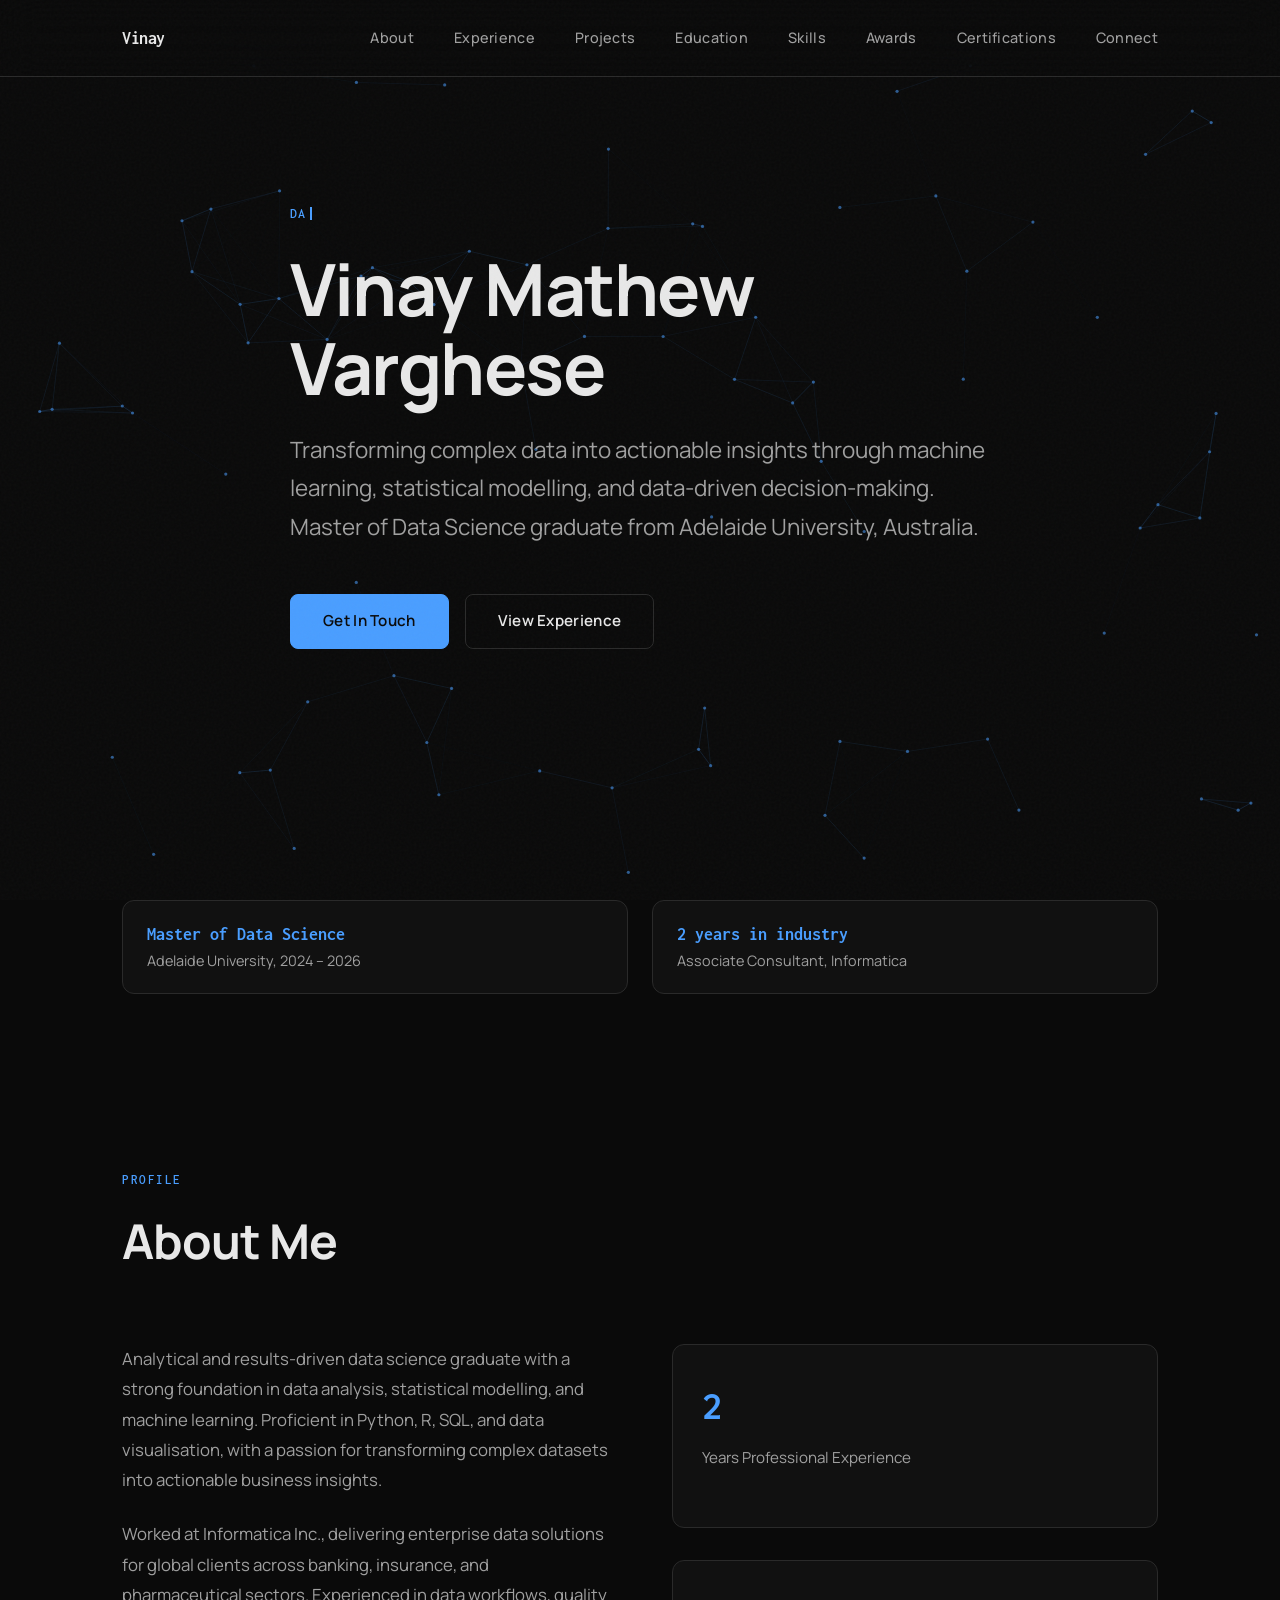
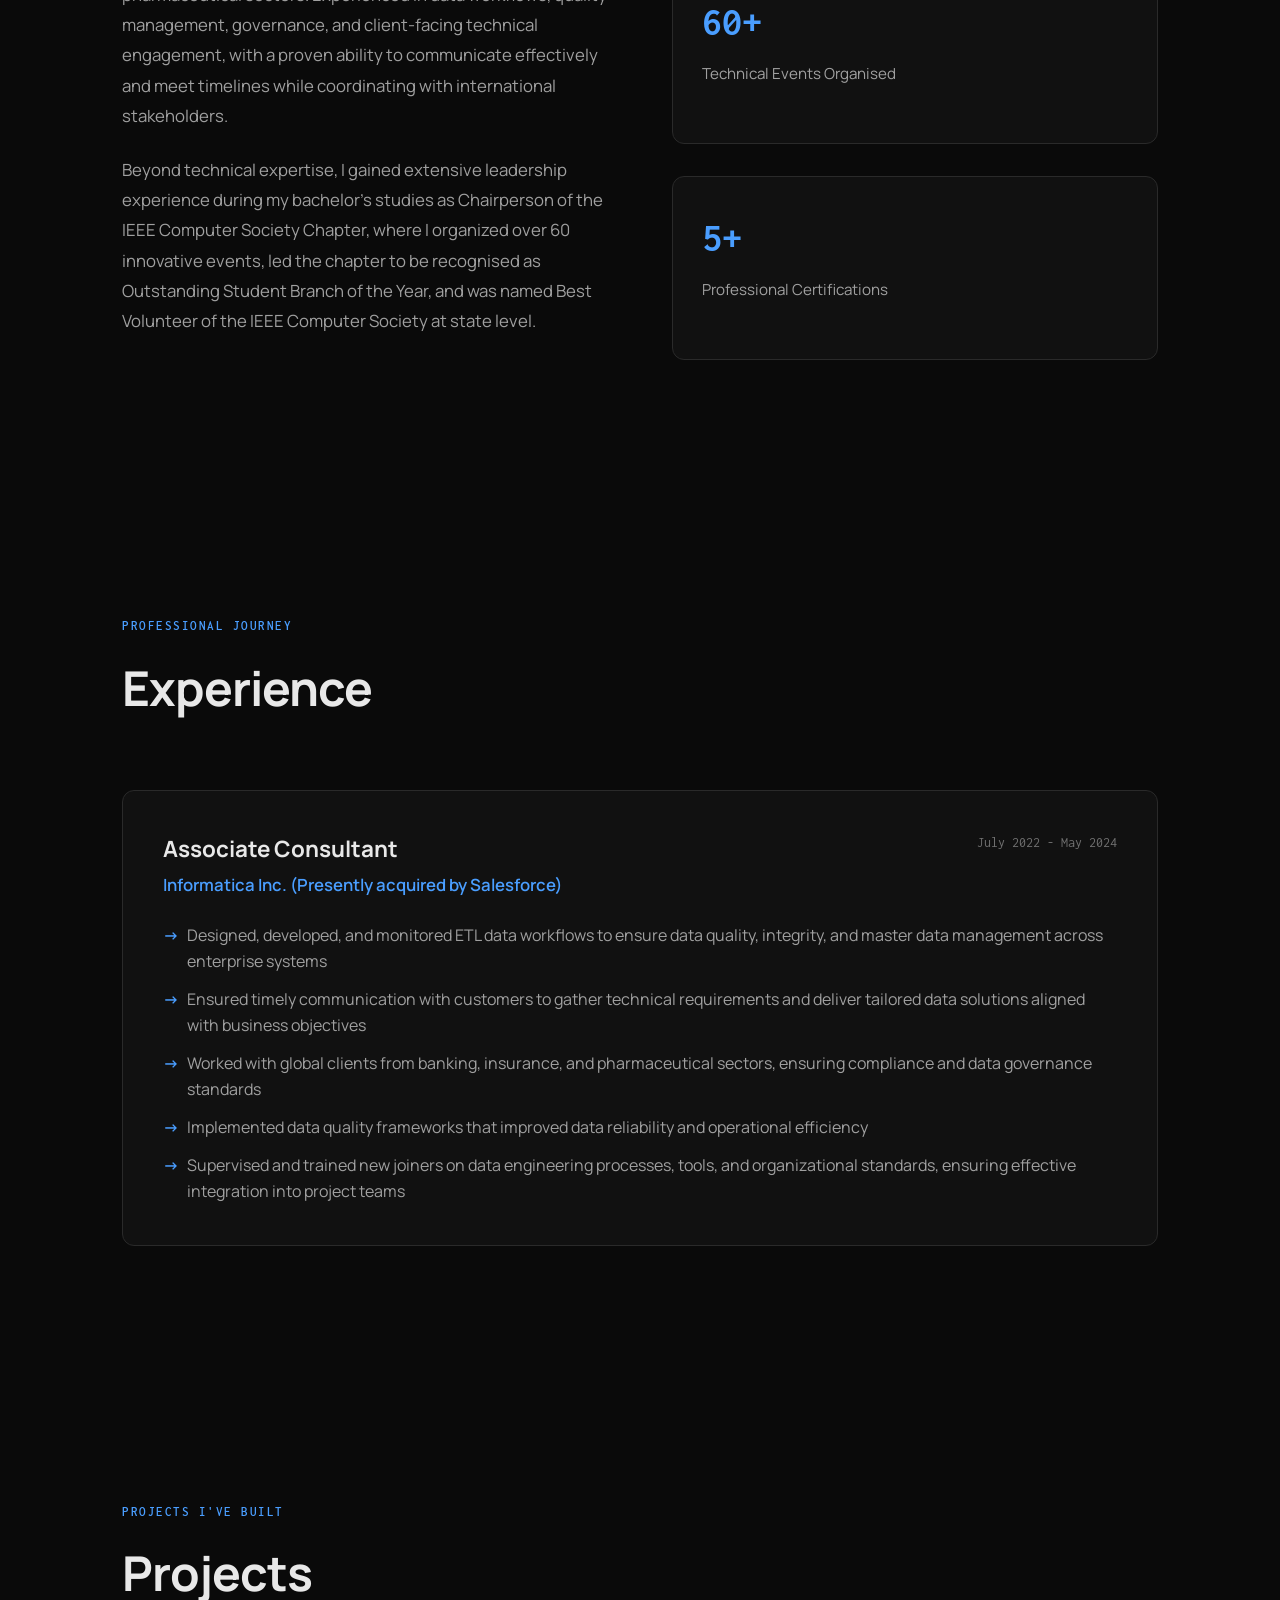
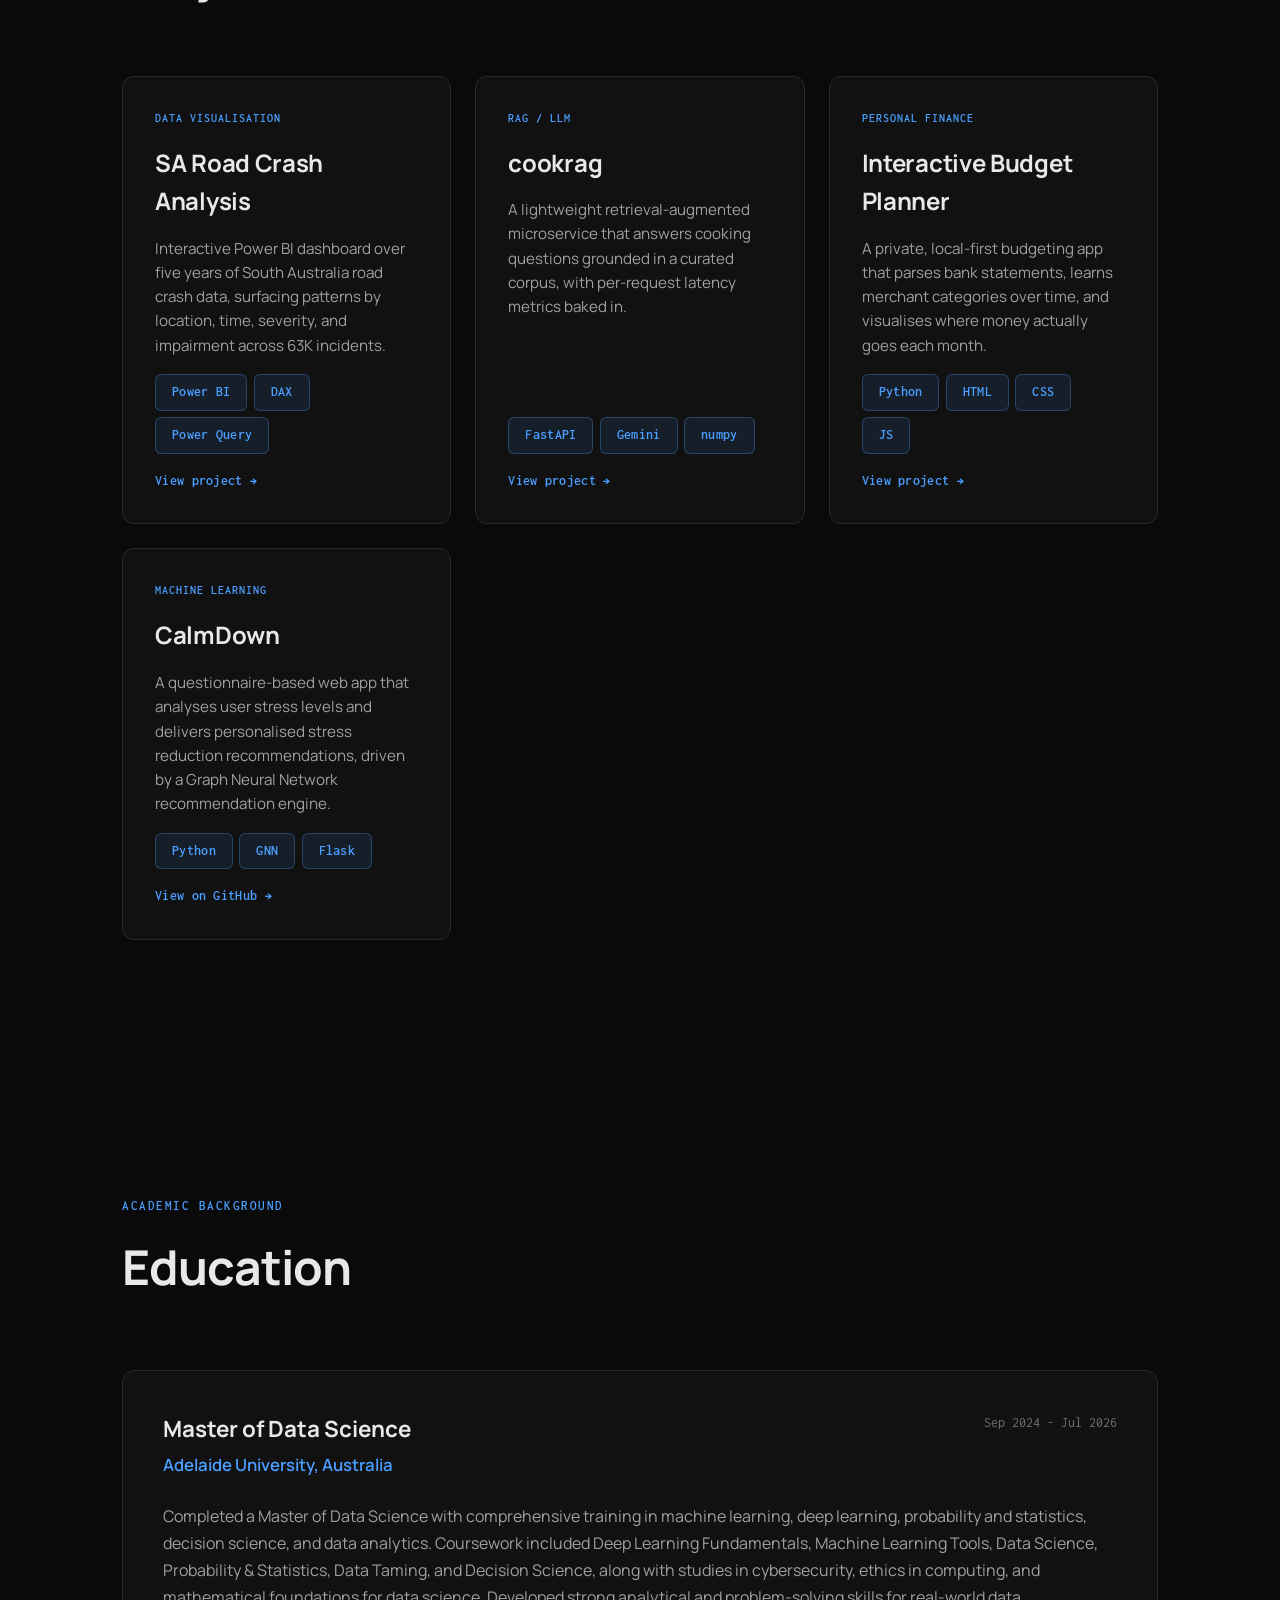
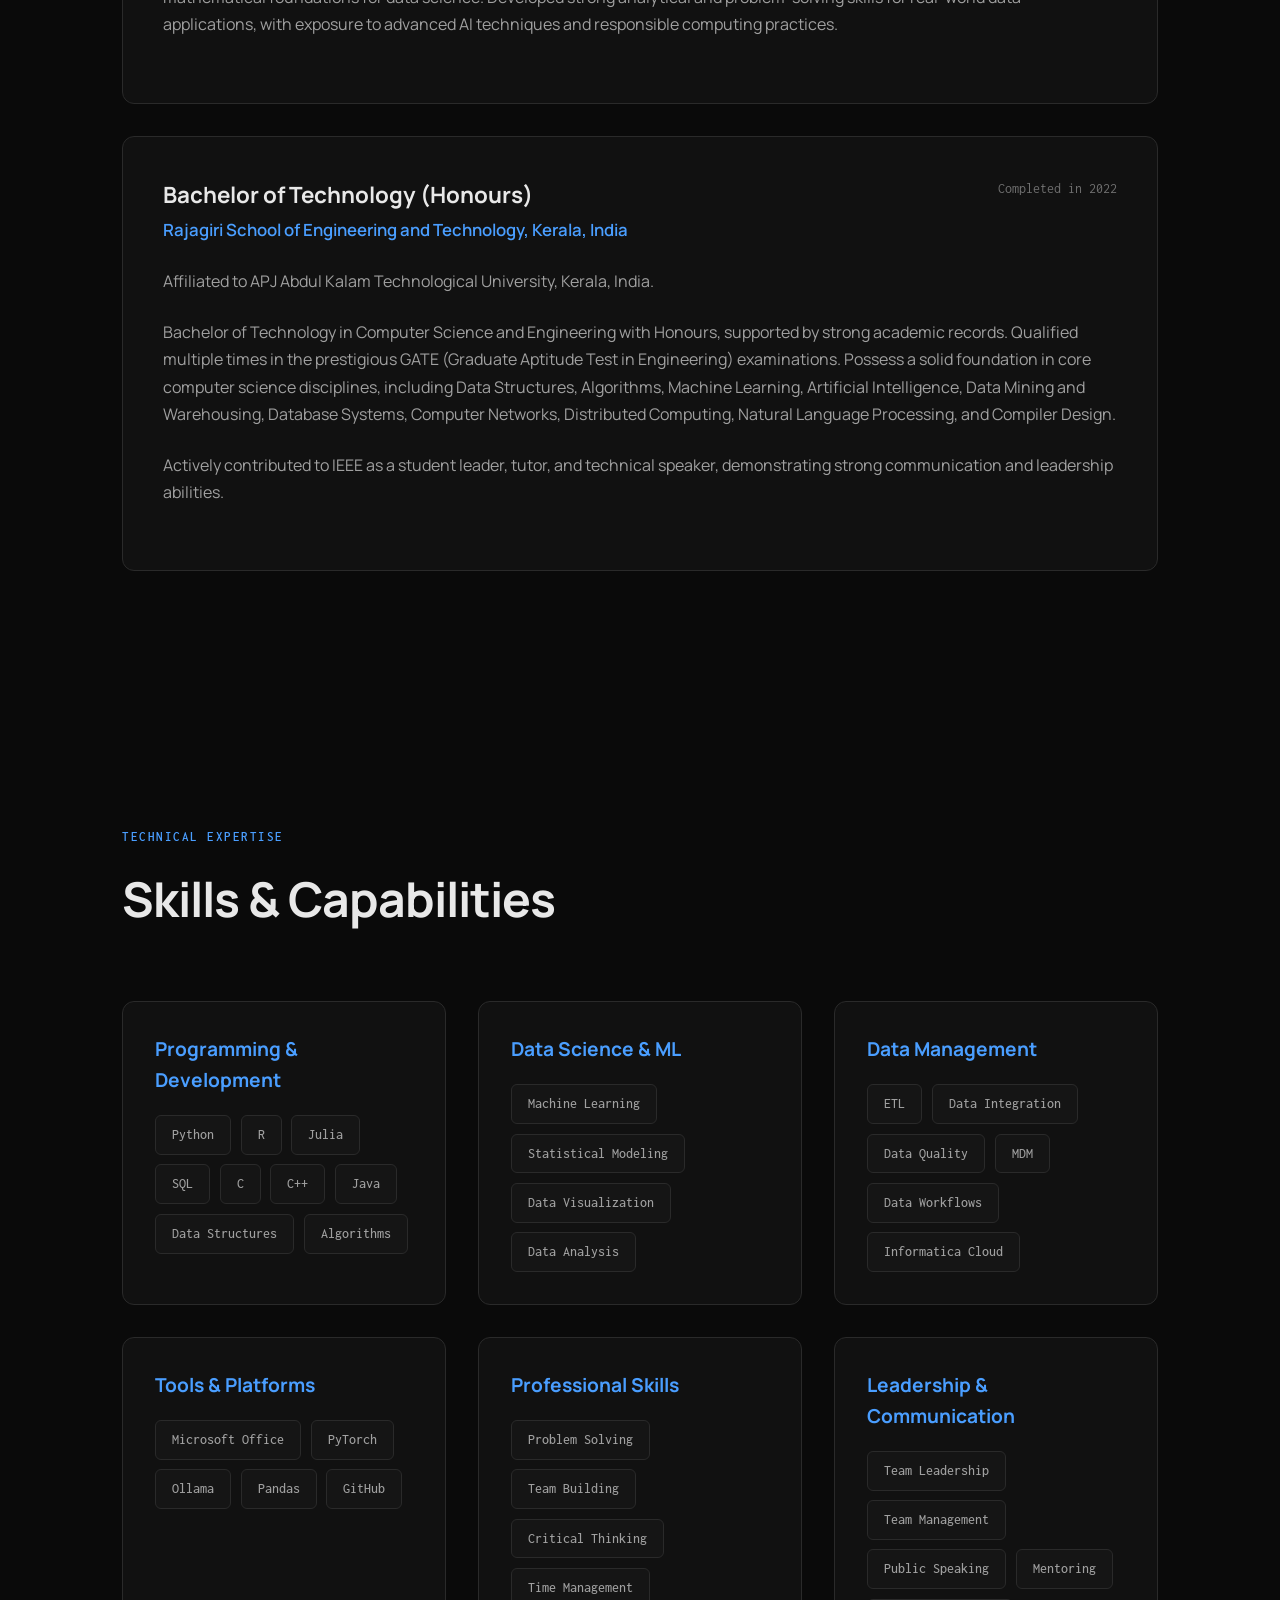
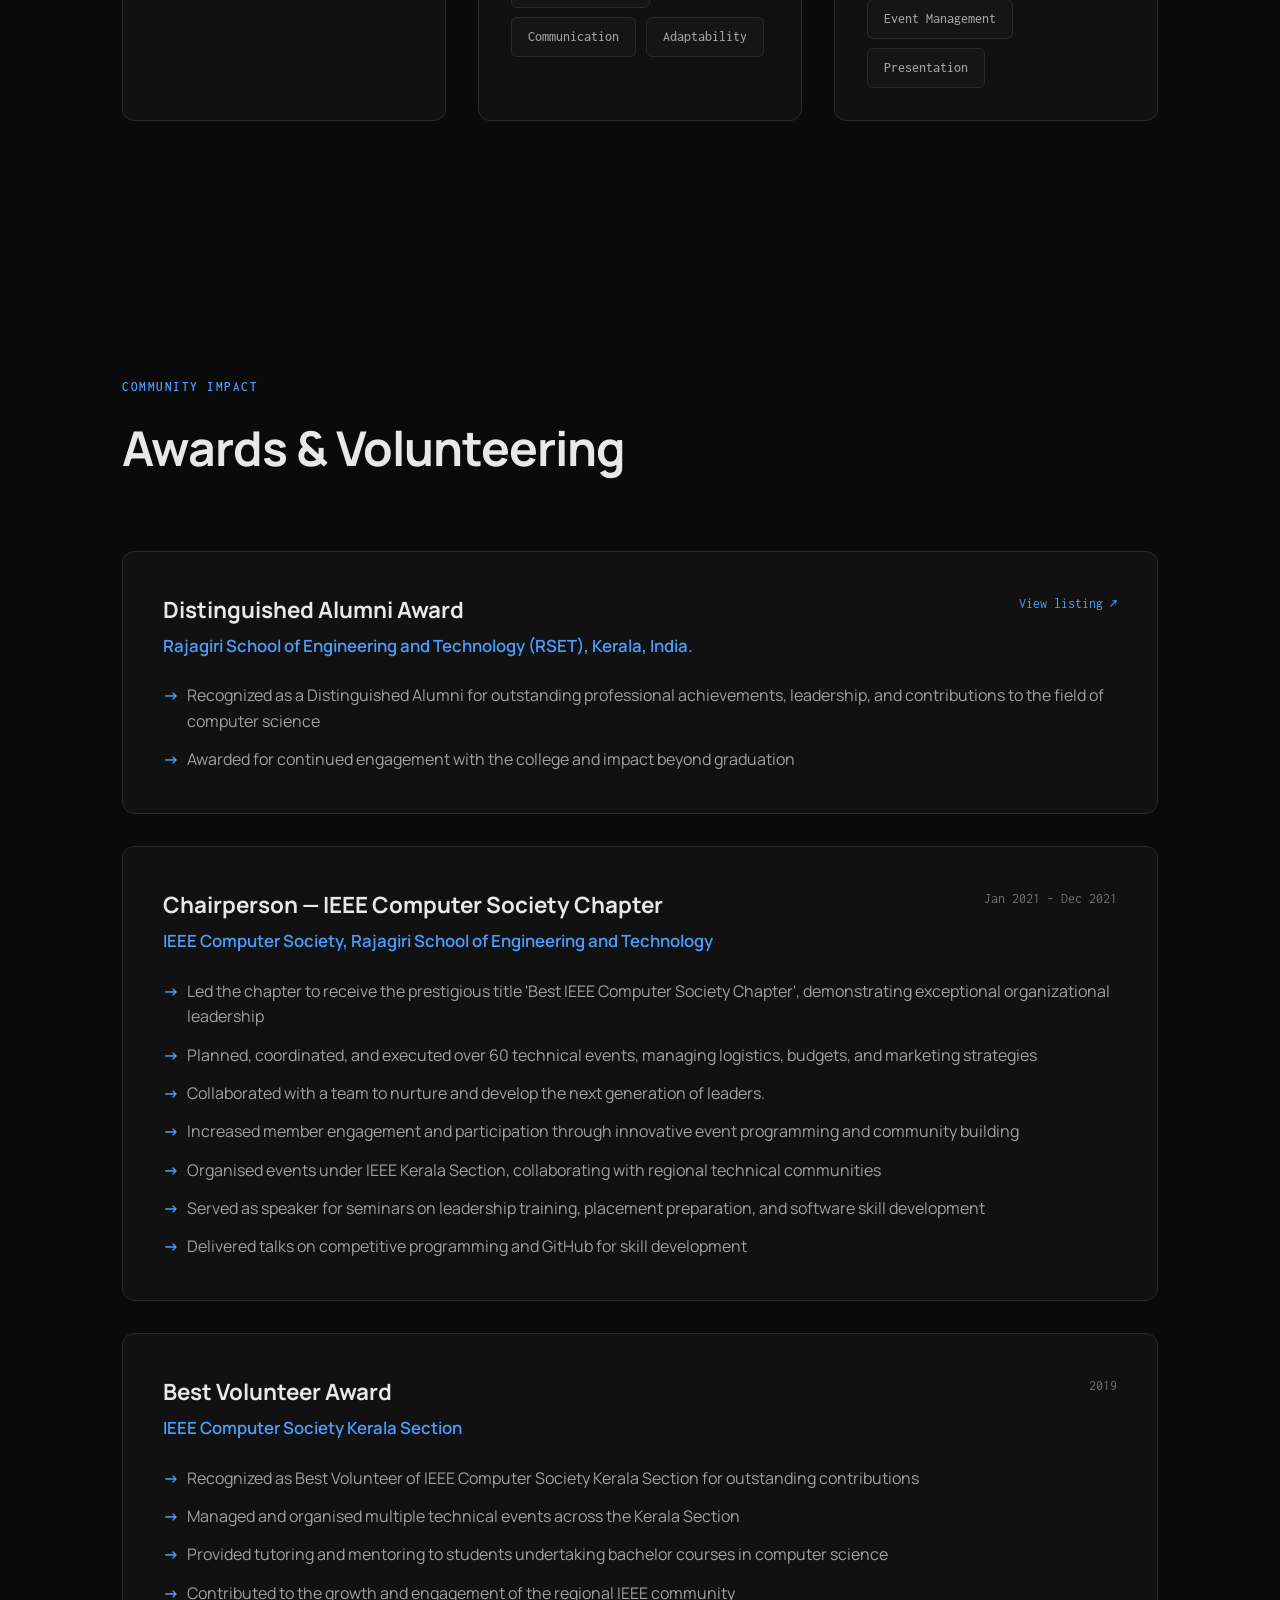
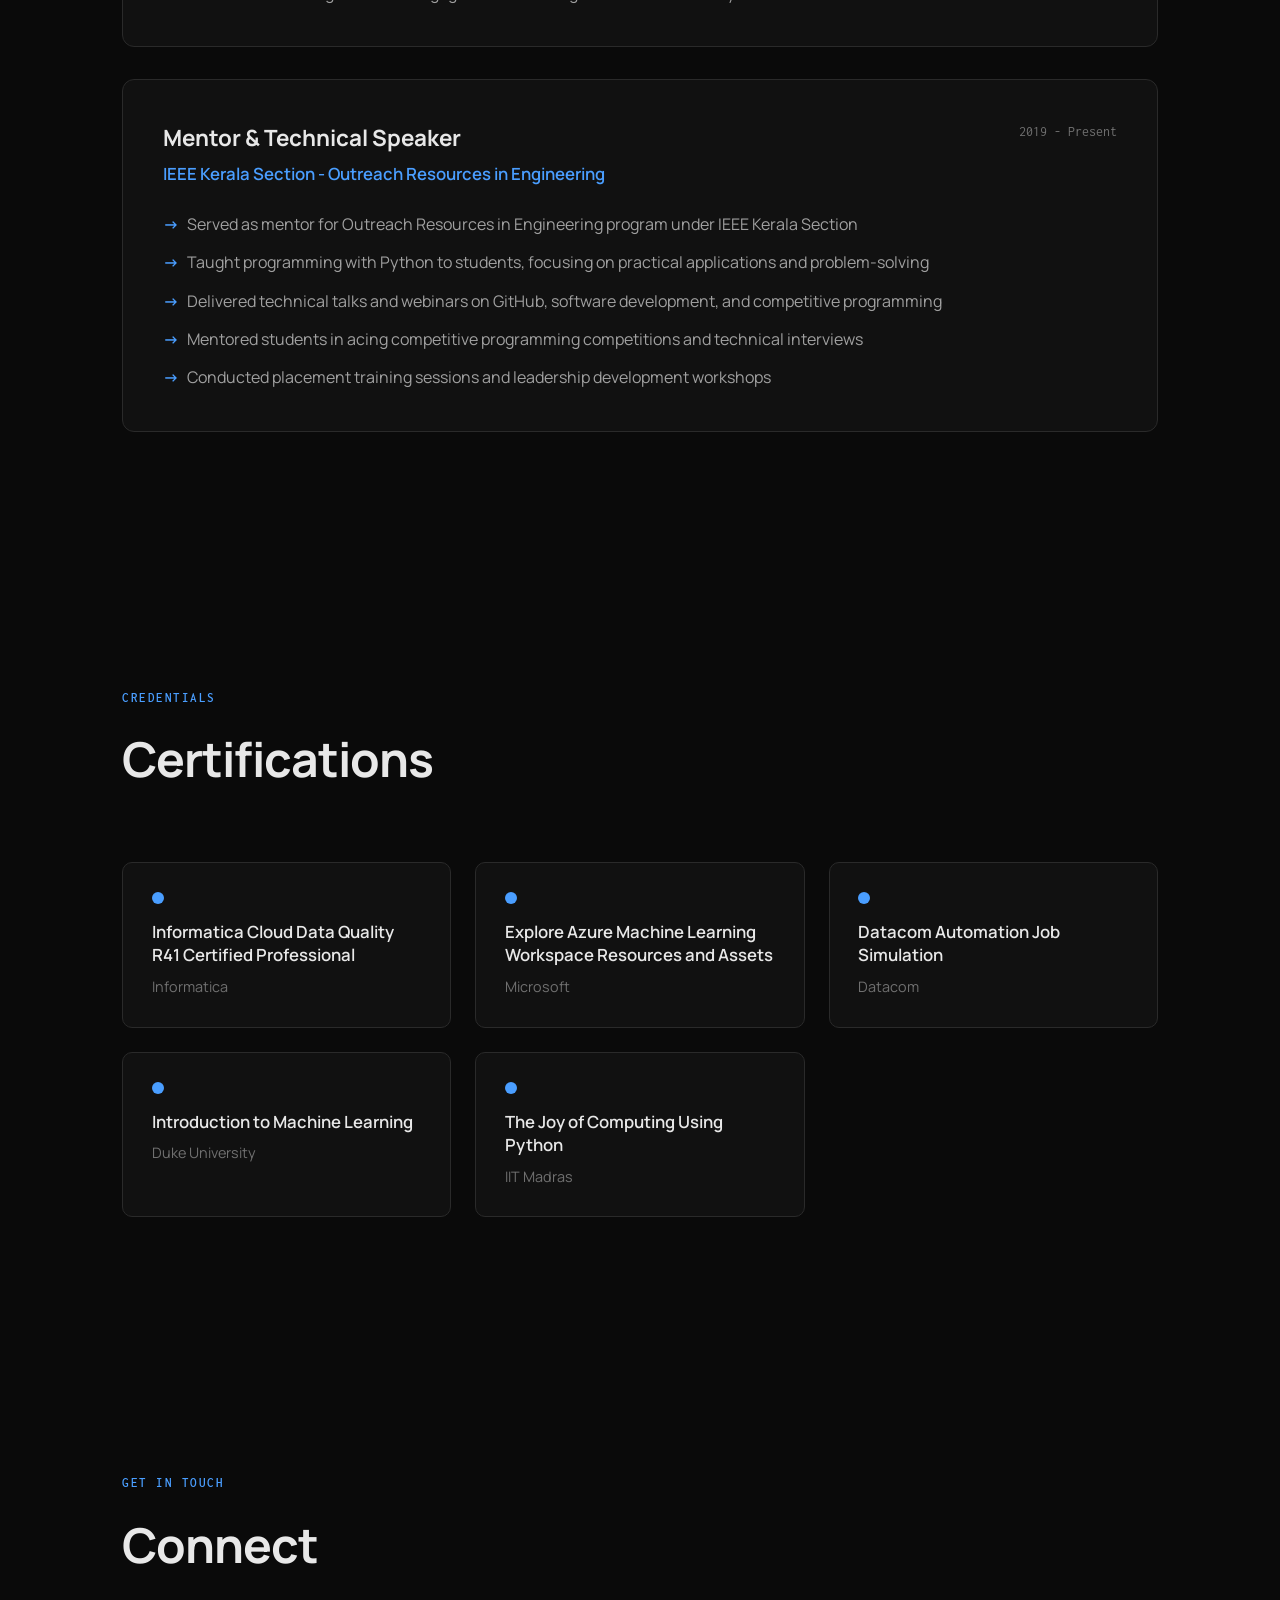
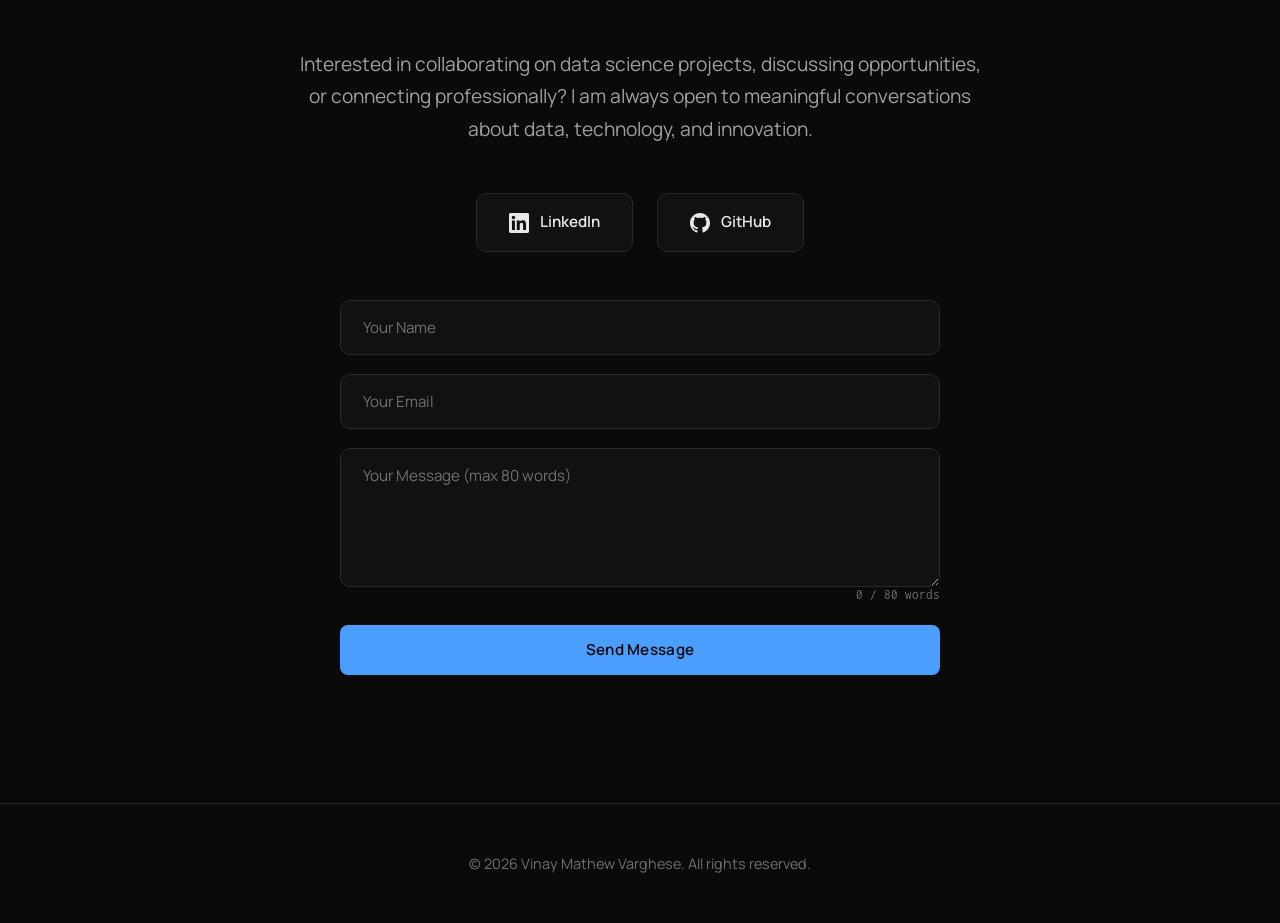
<file: index.html>
<!DOCTYPE html>
<html lang="en">
<head>
    <meta charset="UTF-8">
    <meta name="viewport" content="width=device-width, initial-scale=1.0">
    <title>Vinay Mathew Varghese | Data Scientist</title>
    <meta name="description" content="Portfolio of Vinay Mathew Varghese, Master of Data Science graduate (Adelaide University) with 2 years of enterprise data engineering experience. Machine learning, statistical modelling and data visualisation projects.">
    <meta name="author" content="Vinay Mathew Varghese">
    <meta name="theme-color" content="#0a0a0a">
    <meta property="og:type" content="website">
    <meta property="og:site_name" content="Vinay Mathew Varghese">
    <meta property="og:title" content="Vinay Mathew Varghese | Data Scientist">
    <meta property="og:description" content="Portfolio of Vinay Mathew Varghese, Master of Data Science graduate (Adelaide University) with 2 years of enterprise data engineering experience. Machine learning, statistical modelling and data visualisation projects.">
    <meta name="twitter:card" content="summary">
    <meta name="twitter:title" content="Vinay Mathew Varghese | Data Scientist">
    <meta name="twitter:description" content="Portfolio of Vinay Mathew Varghese, Master of Data Science graduate (Adelaide University) with 2 years of enterprise data engineering experience. Machine learning, statistical modelling and data visualisation projects.">
    <link rel="icon" type="image/svg+xml" href="favicon.svg">
    <link rel="preconnect" href="https://fonts.googleapis.com">
    <link rel="preconnect" href="https://fonts.gstatic.com" crossorigin>
    <link href="https://fonts.googleapis.com/css2?family=Inconsolata:wght@400;600;700&family=Manrope:wght@300;400;500;600;700&display=swap" rel="stylesheet">
    <link rel="stylesheet" href="styles.css">
</head>
<body>
    <canvas class="bg-canvas" aria-hidden="true"></canvas>
    <div class="grain-overlay"></div>

    <!-- Navigation -->
    <nav>
        <div class="container">
            <div class="logo">Vinay</div>
            <button class="nav-toggle" type="button" aria-label="Toggle menu" aria-expanded="false" aria-controls="nav-links"><span></span><span></span><span></span></button>
            <ul class="nav-links" id="nav-links">
                <li><a href="#about">About</a></li>
                <li><a href="#experience">Experience</a></li>
                <li><a href="#projects">Projects</a></li>
                <li><a href="#education">Education</a></li>
                <li><a href="#skills">Skills</a></li>
                <li><a href="#awards">Awards</a></li>
                <li><a href="#certifications">Certifications</a></li>
                <li><a href="#connect">Connect</a></li>
            </ul>
        </div>
    </nav>

    <!-- Hero Section -->
    <section class="hero">
        <div class="container">
            <div class="hero-content">
                <div class="hero-label"><span class="typed" data-words="Data Science Graduate|Data Engineer|Machine Learning">Data Science Graduate</span><span class="typed-cursor" aria-hidden="true"></span></div>
                <h1>Vinay Mathew<br>Varghese</h1>
                <p class="hero-subtitle">Transforming complex data into actionable insights through machine learning, statistical modelling, and data-driven decision-making. <br> Master of Data Science graduate from Adelaide University, Australia.</p>
                <div class="cta-buttons">
                    <a href="#connect" class="btn btn-primary">Get In Touch</a>
                    <a href="#experience" class="btn btn-secondary">View Experience</a>
                </div>
            </div>
        </div>
    </section>

    <!-- Highlights -->
    <section class="highlights">
        <div class="container">
            <div class="highlights-grid">
                <div class="highlight-item"><strong>Master of Data Science</strong><span>Adelaide University, 2024 – 2026</span></div>
                <div class="highlight-item"><strong>2 years in industry</strong><span>Associate Consultant, Informatica</span></div>
            </div>
        </div>
    </section>

    <!-- About Section -->
    <section id="about">
        <div class="container">
            <div class="section-header reveal">
                <div class="section-label">Profile</div>
                <h2>About Me</h2>
            </div>
            <div class="about-content">
                <div class="about-text reveal">
                    <p>Analytical and results-driven data science graduate with a strong foundation in data analysis, statistical modelling, and machine learning. Proficient in Python, R, SQL, and data visualisation, with a passion for transforming complex datasets into actionable business insights.</p>
                    <p>Worked at Informatica Inc., delivering enterprise data solutions for global clients across banking, insurance, and pharmaceutical sectors. Experienced in data workflows, quality management, governance, and client-facing technical engagement, with a proven ability to communicate effectively and meet timelines while coordinating with international stakeholders.</p>
                    <p>Beyond technical expertise, I gained extensive leadership experience during my bachelor’s studies as Chairperson of the IEEE Computer Society Chapter, where I organized over 60 innovative events, led the chapter to be recognised as Outstanding Student Branch of the Year, and was named Best Volunteer of the IEEE Computer Society at state level.</p>
                </div>
                <div class="stats reveal">
                    <div class="stat-card">
                        <div class="stat-number" data-count="2">2</div>
                        <div class="stat-label">Years Professional Experience</div>
                    </div>
                    <div class="stat-card">
                        <div class="stat-number" data-count="60" data-suffix="+">60+</div>
                        <div class="stat-label">Technical Events Organised</div>
                    </div>
                    <div class="stat-card">
                        <div class="stat-number" data-count="5" data-suffix="+">5+</div>
                        <div class="stat-label">Professional Certifications</div>
                    </div>
                </div>
            </div>
        </div>
    </section>

    <!-- Experience Section -->
    <section id="experience">
        <div class="container">
            <div class="section-header reveal">
                <div class="section-label">Professional Journey</div>
                <h2>Experience</h2>
            </div>
            <div class="experience-grid">
                <div class="experience-card reveal">
                    <div class="experience-header">
                        <div>
                            <div class="experience-title">Associate Consultant</div>
                            <div class="experience-company">Informatica Inc. (Presently acquired by Salesforce)</div>
                        </div>
                        <div class="experience-date">July 2022 - May 2024</div>
                    </div>
                    <ul class="experience-points">
                        <li>Designed, developed, and monitored ETL data workflows to ensure data quality, integrity, and master data management across enterprise systems</li>
                        <li>Ensured timely communication with customers to gather technical requirements and deliver tailored data solutions aligned with business objectives</li>
                        <li>Worked with global clients from banking, insurance, and pharmaceutical sectors, ensuring compliance and data governance standards</li>
                        <li>Implemented data quality frameworks that improved data reliability and operational efficiency</li>
                        <li>Supervised and trained new joiners on data engineering processes, tools, and organizational standards, ensuring effective integration into project teams</li>
                    </ul>
                </div>
            </div>
        </div>
    </section>

    <!-- Projects Section -->
    <section id="projects">
        <div class="container">
            <div class="section-header reveal">
                <div class="section-label">Projects I've built</div>
                <h2>Projects</h2>
            </div>
            <div class="projects-grid">
                <a href="projects/crash-analysis.html" class="project-card reveal">
                    <div class="project-card-label">Data Visualisation</div>
                    <h3 class="project-card-title">SA Road Crash Analysis</h3>
                    <p class="project-card-desc">Interactive Power BI dashboard over five years of South Australia road crash data, surfacing patterns by location, time, severity, and impairment across 63K incidents.</p>
                    <div class="project-card-tags">
                        <span class="stack-tag backend">Power BI</span>
                        <span class="stack-tag backend">DAX</span>
                        <span class="stack-tag backend">Power Query</span>
                    </div>
                    <span class="project-card-cta">View project →</span>
                </a>

                <a href="projects/cookrag.html" class="project-card reveal">
                    <div class="project-card-label">RAG / LLM</div>
                    <h3 class="project-card-title">cookrag</h3>
                    <p class="project-card-desc">A lightweight retrieval-augmented microservice that answers cooking questions grounded in a curated corpus, with per-request latency metrics baked in.</p>
                    <div class="project-card-tags">
                        <span class="stack-tag backend">FastAPI</span>
                        <span class="stack-tag backend">Gemini</span>
                        <span class="stack-tag backend">numpy</span>
                    </div>
                    <span class="project-card-cta">View project →</span>
                </a>

                <a href="projects/budget-planner.html" class="project-card reveal">
                    <div class="project-card-label">Personal Finance</div>
                    <h3 class="project-card-title">Interactive Budget Planner</h3>
                    <p class="project-card-desc">A private, local-first budgeting app that parses bank statements, learns merchant categories over time, and visualises where money actually goes each month.</p>
                    <div class="project-card-tags">
                        <span class="stack-tag backend">Python</span>
                        <span class="stack-tag backend">HTML</span>
                        <span class="stack-tag backend">CSS</span>
                        <span class="stack-tag backend">JS</span>
                    </div>
                    <span class="project-card-cta">View project →</span>
                </a>

                <a href="https://github.com/VinayMV/Stress-Reduction-Recommendation-System" target="_blank" class="project-card reveal">
                    <div class="project-card-label">Machine Learning</div>
                    <h3 class="project-card-title">CalmDown</h3>
                    <p class="project-card-desc">A questionnaire-based web app that analyses user stress levels and delivers personalised stress reduction recommendations, driven by a Graph Neural Network recommendation engine.</p>
                    <div class="project-card-tags">
                        <span class="stack-tag backend">Python</span>
                        <span class="stack-tag backend">GNN</span>
                        <span class="stack-tag backend">Flask</span>
                    </div>
                    <span class="project-card-cta">View on GitHub →</span>
                </a>
            </div>
        </div>
    </section>

    <!-- Education Section -->
    <section id="education">
        <div class="container">
            <div class="section-header reveal">
                <div class="section-label">Academic Background</div>
                <h2>Education</h2>
            </div>
            <div class="experience-grid">
                <div class="experience-card reveal">
                    <div class="experience-header">
                        <div>
                            <div class="experience-title">Master of Data Science</div>
                            <div class="experience-company">Adelaide University, Australia</div>
                        </div>
                        <div class="experience-date">Sep 2024 - Jul 2026</div>
                    </div>
                        <p class="experience-description">Completed a Master of Data Science with comprehensive training in machine learning, deep learning, probability and statistics, decision science, and data analytics. Coursework included Deep Learning Fundamentals, Machine Learning Tools, Data Science, Probability & Statistics, Data Taming, and Decision Science, along with studies in cybersecurity, ethics in computing, and mathematical foundations for data science. Developed strong analytical and problem-solving skills for real-world data applications, with exposure to advanced AI techniques and responsible computing practices.</p>
                    </div>

                <div class="experience-card reveal">
                    <div class="experience-header">
                        <div>
                            <div class="experience-title">Bachelor of Technology (Honours)</div>
                            <div class="experience-company">Rajagiri School of Engineering and Technology, Kerala, India</div>
                        </div>
                        <div class="experience-date">Completed in 2022</div>
                    </div>
                        <p class="experience-description">Affiliated to APJ Abdul Kalam Technological University, Kerala, India.</p>
                        <p class="experience-description">Bachelor of Technology in Computer Science and Engineering with Honours, supported by strong academic records. Qualified multiple times in the prestigious GATE (Graduate Aptitude Test in Engineering) examinations. Possess a solid foundation in core computer science disciplines, including Data Structures, Algorithms, Machine Learning, Artificial Intelligence, Data Mining and Warehousing, Database Systems, Computer Networks, Distributed Computing, Natural Language Processing, and Compiler Design.</p>
                        <p class="experience-description">Actively contributed to IEEE as a student leader, tutor, and technical speaker, demonstrating strong communication and leadership abilities. </p>            
                </div>
        </div>
    </section>

    <!-- Skills Section -->
    <section id="skills">
        <div class="container">
            <div class="section-header reveal">
                <div class="section-label">Technical Expertise</div>
                <h2>Skills & Capabilities</h2>
            </div>
            <div class="skills-grid">
                <div class="skill-category reveal">
                    <h3>Programming & Development</h3>
                    <div class="skill-tags">
                        <span class="skill-tag">Python</span>
                        <span class="skill-tag">R</span>
                        <span class="skill-tag">Julia</span>
                        <span class="skill-tag">SQL</span>
                        <span class="skill-tag">C</span>
                        <span class="skill-tag">C++</span>
                        <span class="skill-tag">Java</span>
                        <span class="skill-tag">Data Structures</span>
                        <span class="skill-tag">Algorithms</span>
                    </div>
                </div>

                <div class="skill-category reveal">
                    <h3>Data Science & ML</h3>
                    <div class="skill-tags">
                        <span class="skill-tag">Machine Learning</span>
                        <span class="skill-tag">Statistical Modeling</span>
                        <span class="skill-tag">Data Visualization</span>
                        <span class="skill-tag">Data Analysis</span>
                    </div>
                </div>

                <div class="skill-category reveal">
                    <h3>Data Management</h3>
                    <div class="skill-tags">
                        <span class="skill-tag">ETL</span>
                        <span class="skill-tag">Data Integration</span>
                        <span class="skill-tag">Data Quality</span>
                        <span class="skill-tag">MDM</span>
                        <span class="skill-tag">Data Workflows</span>
                        <span class="skill-tag">Informatica Cloud</span>
                    </div>
                </div>

                <div class="skill-category reveal">
                    <h3>Tools & Platforms</h3>
                    <div class="skill-tags">
                        <span class="skill-tag">Microsoft Office</span>
                        <span class="skill-tag">PyTorch</span>
                        <span class="skill-tag">Ollama</span>
                        <span class="skill-tag">Pandas</span>
                        <span class="skill-tag">GitHub</span>
                    </div>
                </div>

                <div class="skill-category reveal">
                    <h3>Professional Skills</h3>
                    <div class="skill-tags">
                        <span class="skill-tag">Problem Solving</span>
                        <span class="skill-tag">Team Building</span>
                        <span class="skill-tag">Critical Thinking</span>
                        <span class="skill-tag">Time Management</span>
                        <span class="skill-tag">Communication</span>
                        <span class="skill-tag">Adaptability</span>
                    </div>
                </div>

                <div class="skill-category reveal">
                    <h3>Leadership & Communication</h3>
                    <div class="skill-tags">
                        <span class="skill-tag">Team Leadership</span>
                        <span class="skill-tag">Team Management</span>
                        <span class="skill-tag">Public Speaking</span>
                        <span class="skill-tag">Mentoring</span>
                        <span class="skill-tag">Event Management</span>
                        <span class="skill-tag">Presentation</span>
                    </div>
                </div>
            </div>
        </div>
    </section>

    <!-- Awards & Volunteering Section -->
    <section id="awards">
        <div class="container">
            <div class="section-header reveal">
                <div class="section-label">Community Impact</div>
                <h2>Awards & Volunteering</h2>
            </div>
            
            <div class="experience-grid">
                <div class="experience-card reveal">
                    <div class="experience-header">
                        <div>
                            <div class="experience-title">Distinguished Alumni Award</div>
                            <div class="experience-company">
                                Rajagiri School of Engineering and Technology (RSET), Kerala, India.
                            </div>
                        </div>
                        <a href="https://www.rajagiritech.ac.in/home/cse/alumni.asp#:~:text=Mr.Vinay%20Mathew%20Varghese" target="_blank" rel="noopener" class="external-link">View listing ↗</a>
                    </div>
                    <ul class="experience-points">
                        <li>Recognized as a Distinguished Alumni for outstanding professional achievements, leadership, and contributions to the field of computer science</li>
                        <li>Awarded for continued engagement with the college and impact beyond graduation</li>
                    </ul>
                </div>
                <div class="experience-card reveal">
                    <div class="experience-header">
                        <div>
                            <div class="experience-title">Chairperson — IEEE Computer Society Chapter</div>
                            <div class="experience-company">IEEE Computer Society, Rajagiri School of Engineering and Technology</div>
                        </div>
                        <div class="experience-date">Jan 2021 - Dec 2021</div>
                    </div>
                    <ul class="experience-points">
                        <li>Led the chapter to receive the prestigious title 'Best IEEE Computer Society Chapter', demonstrating exceptional organizational leadership</li>
                        <li>Planned, coordinated, and executed over 60 technical events, managing logistics, budgets, and marketing strategies</li>
                        <li>Collaborated with a team to nurture and develop the next generation of leaders.</li>
                        <li>Increased member engagement and participation through innovative event programming and community building</li>
                        <li>Organised events under IEEE Kerala Section, collaborating with regional technical communities</li>
                        <li>Served as speaker for seminars on leadership training, placement preparation, and software skill development</li>
                        <li>Delivered talks on competitive programming and GitHub for skill development</li>
                    </ul>
                </div>

                <div class="experience-card reveal">
                    <div class="experience-header">
                        <div>
                            <div class="experience-title">Best Volunteer Award</div>
                            <div class="experience-company">IEEE Computer Society Kerala Section</div>
                        </div>
                        <div class="experience-date">2019</div>
                    </div>
                    <ul class="experience-points">
                        <li>Recognized as Best Volunteer of IEEE Computer Society Kerala Section for outstanding contributions</li>
                        <li>Managed and organised multiple technical events across the Kerala Section</li>
                        <li>Provided tutoring and mentoring to students undertaking bachelor courses in computer science</li>
                        <li>Contributed to the growth and engagement of the regional IEEE community</li>
                    </ul>
                </div>

                <div class="experience-card reveal">
                    <div class="experience-header">
                        <div>
                            <div class="experience-title">Mentor & Technical Speaker</div>
                            <div class="experience-company">IEEE Kerala Section - Outreach Resources in Engineering</div>
                        </div>
                        <div class="experience-date">2019 - Present</div>
                    </div>
                    <ul class="experience-points">
                        <li>Served as mentor for Outreach Resources in Engineering program under IEEE Kerala Section</li>
                        <li>Taught programming with Python to students, focusing on practical applications and problem-solving</li>
                        <li>Delivered technical talks and webinars on GitHub, software development, and competitive programming</li>
                        <li>Mentored students in acing competitive programming competitions and technical interviews</li>
                        <li>Conducted placement training sessions and leadership development workshops</li>
                    </ul>
                </div>
            </div>
        </div>
    </section>

    <!-- Certifications Section -->
    <section id="certifications">
        <div class="container">
            <div class="section-header reveal">
                <div class="section-label">Credentials</div>
                <h2>Certifications</h2>
            </div>
            <div class="cert-grid">
                <div class="cert-card reveal">
                    <div class="cert-icon"></div>
                    <div class="cert-name">Informatica Cloud Data Quality R41 Certified Professional</div>
                    <div class="cert-issuer">Informatica</div>
                </div>

                <div class="cert-card reveal">
                    <div class="cert-icon"></div>
                    <div class="cert-name">Explore Azure Machine Learning Workspace Resources and Assets</div>
                    <div class="cert-issuer">Microsoft</div>
                </div>

                <div class="cert-card reveal">
                    <div class="cert-icon"></div>
                    <div class="cert-name">Datacom Automation Job Simulation</div>
                    <div class="cert-issuer">Datacom</div>
                </div>

                <div class="cert-card reveal">
                    <div class="cert-icon"></div>
                    <div class="cert-name">Introduction to Machine Learning</div>
                    <div class="cert-issuer">Duke University</div>
                </div>

                <div class="cert-card reveal">
                    <div class="cert-icon"></div>
                    <div class="cert-name">The Joy of Computing Using Python</div>
                    <div class="cert-issuer">IIT Madras</div>
                </div>
            </div>
        </div>
    </section>

    <!-- Connect Section -->
    <section id="connect">
        <div class="container">
            <div class="section-header reveal">
                <div class="section-label">Get In Touch</div>
                <h2>Connect</h2>
            </div>
            <div class="contact-content">
                <p class="contact-text reveal">
                    Interested in collaborating on data science projects, discussing opportunities, or connecting professionally? I am always open to meaningful conversations about data, technology, and innovation.
                </p>
                <div class="contact-links reveal">
                    <a href="https://www.linkedin.com/in/vinay-mathew-varghese/" target="_blank" class="contact-link">
                        <svg fill="currentColor" viewBox="0 0 24 24">
                            <path d="M20.447 20.452h-3.554v-5.569c0-1.328-.027-3.037-1.852-3.037-1.853 0-2.136 1.445-2.136 2.939v5.667H9.351V9h3.414v1.561h.046c.477-.9 1.637-1.85 3.37-1.85 3.601 0 4.267 2.37 4.267 5.455v6.286zM5.337 7.433c-1.144 0-2.063-.926-2.063-2.065 0-1.138.92-2.063 2.063-2.063 1.14 0 2.064.925 2.064 2.063 0 1.139-.925 2.065-2.064 2.065zm1.782 13.019H3.555V9h3.564v11.452zM22.225 0H1.771C.792 0 0 .774 0 1.729v20.542C0 23.227.792 24 1.771 24h20.451C23.2 24 24 23.227 24 22.271V1.729C24 .774 23.2 0 22.222 0h.003z"/>
                        </svg>
                        LinkedIn
                    </a>
                    <a href="https://github.com/VinayMV" target="_blank" class="contact-link">
                        <svg fill="currentColor" viewBox="0 0 24 24">
                            <path d="M12 0c-6.626 0-12 5.373-12 12 0 5.302 3.438 9.8 8.207 11.387.599.111.793-.261.793-.577v-2.234c-3.338.726-4.033-1.416-4.033-1.416-.546-1.387-1.333-1.756-1.333-1.756-1.089-.745.083-.729.083-.729 1.205.084 1.839 1.237 1.839 1.237 1.07 1.834 2.807 1.304 3.492.997.107-.775.418-1.305.762-1.604-2.665-.305-5.467-1.334-5.467-5.931 0-1.311.469-2.381 1.236-3.221-.124-.303-.535-1.524.117-3.176 0 0 1.008-.322 3.301 1.23.957-.266 1.983-.399 3.003-.404 1.02.005 2.047.138 3.006.404 2.291-1.552 3.297-1.23 3.297-1.23.653 1.653.242 2.874.118 3.176.77.84 1.235 1.911 1.235 3.221 0 4.609-2.807 5.624-5.479 5.921.43.372.823 1.102.823 2.222v3.293c0 .319.192.694.801.576 4.765-1.589 8.199-6.086 8.199-11.386 0-6.627-5.373-12-12-12z"/>
                        </svg>
                        GitHub
                    </a>
                </div>

                <form class="contact-form reveal" action="https://formspree.io/f/xkovbpgq" method="POST">
                    <div class="form-group">
                        <input type="text" name="name" placeholder="Your Name" required>
                    </div>
                    <div class="form-group">
                        <input type="email" name="email" placeholder="Your Email" required>
                    </div>
                    <div class="form-group">
                        <textarea name="message" placeholder="Your Message (max 80 words)" rows="5" required oninput="limitWordsAndChars(this, 80, 500)" maxlength="500"></textarea>
                        <small class="word-count">0 / 80 words</small>
                    </div>
                    <button type="submit" class="btn btn-primary">Send Message</button>
                </form>
            </div>
        </div>
    </section>

    <!-- Footer -->
    <footer>
        <div class="container">
            <p>&copy; 2026 Vinay Mathew Varghese. All rights reserved.</p>
        </div>
    </footer> 


    <script src="script.js"></script>
</body>
</html>
</file>
<file: styles.css>
* {
    margin: 0;
    padding: 0;
    box-sizing: border-box;
}

:root {
    --bg-primary: #0a0a0a;
    --bg-secondary: #111111;
    --bg-tertiary: #1a1a1a;
    --text-primary: #e8e8e8;
    --text-secondary: #a0a0a0;
    --text-tertiary: #707070;
    --accent: #4a9eff;
    --accent-dim: #2d5f9e;
    --border: #2a2a2a;
    --code-bg: #151515;
}

html {
    scroll-behavior: smooth;
}

body {
    font-family: 'Manrope', -apple-system, BlinkMacSystemFont, sans-serif;
    background: var(--bg-primary);
    color: var(--text-primary);
    line-height: 1.6;
    overflow-x: hidden;
}

.grain-overlay {
    position: fixed;
    top: 0;
    left: 0;
    width: 100%;
    height: 100%;
    pointer-events: none;
    z-index: 9999;
    opacity: 0.03;
    background-image: url("data:image/svg+xml,%3Csvg viewBox='0 0 400 400' xmlns='http://www.w3.org/2000/svg'%3E%3Cfilter id='noiseFilter'%3E%3CfeTurbulence type='fractalNoise' baseFrequency='0.9' numOctaves='4' stitchTiles='stitch'/%3E%3C/filter%3E%3Crect width='100%25' height='100%25' filter='url(%23noiseFilter)'/%3E%3C/svg%3E");
}

.container {
    max-width: 1100px;
    margin: 0 auto;
    padding: 0 2rem;
}

/* Navigation */
nav {
    position: fixed;
    top: 0;
    left: 0;
    right: 0;
    background: rgba(10, 10, 10, 0.8);
    backdrop-filter: blur(20px);
    -webkit-backdrop-filter: blur(20px);
    border-bottom: 1px solid var(--border);
    z-index: 1000;
    padding: 1.5rem 0;
    animation: slideDown 0.6s ease-out;
}

@keyframes slideDown {
    from {
        transform: translateY(-100%);
        opacity: 0;
    }
    to {
        transform: translateY(0);
        opacity: 1;
    }
}

nav .container {
    display: flex;
    justify-content: space-between;
    align-items: center;
}

.logo {
    font-family: 'Inconsolata', monospace;
    font-size: 1.1rem;
    font-weight: 700;
    letter-spacing: -0.5px;
    color: var(--text-primary);
}

.nav-links {
    display: flex;
    gap: 2.5rem;
    list-style: none;
}

.nav-links a {
    color: var(--text-secondary);
    text-decoration: none;
    font-size: 0.9rem;
    font-weight: 500;
    transition: color 0.3s ease;
    letter-spacing: 0.3px;
}

.nav-links a:hover {
    color: var(--accent);
}

/* Hero Section */
.hero {
    min-height: 100vh;
    display: flex;
    align-items: center;
    padding-top: 80px;
    position: relative;
}

.hero-content {
    animation: fadeInUp 0.8s ease-out 0.2s both;
}

@keyframes fadeInUp {
    from {
        opacity: 0;
        transform: translateY(30px);
    }
    to {
        opacity: 1;
        transform: translateY(0);
    }
}

.hero-label {
    font-family: 'Inconsolata', monospace;
    font-size: 0.85rem;
    color: var(--accent);
    letter-spacing: 1px;
    margin-bottom: 1.5rem;
    text-transform: uppercase;
    font-weight: 600;
}

h1 {
    font-size: clamp(2.5rem, 6vw, 4.5rem);
    font-weight: 700;
    line-height: 1.1;
    margin-bottom: 1.5rem;
    letter-spacing: -1.5px;
}

.hero-subtitle {
    font-size: clamp(1.1rem, 2vw, 1.4rem);
    color: var(--text-secondary);
    max-width: 700px;
    margin-bottom: 3rem;
    font-weight: 400;
    line-height: 1.7;
}

.cta-buttons {
    display: flex;
    gap: 1rem;
    flex-wrap: wrap;
}

.btn {
    padding: 0.9rem 2rem;
    border-radius: 8px;
    text-decoration: none;
    font-weight: 600;
    font-size: 0.95rem;
    transition: all 0.3s ease;
    display: inline-block;
    letter-spacing: 0.3px;
}

.btn-primary {
    background: var(--accent);
    color: var(--bg-primary);
    border: 1px solid var(--accent);
}

.btn-primary:hover {
    background: transparent;
    color: var(--accent);
    transform: translateY(-2px);
}

.btn-secondary {
    background: transparent;
    color: var(--text-primary);
    border: 1px solid var(--border);
}

.btn-secondary:hover {
    border-color: var(--accent);
    color: var(--accent);
    transform: translateY(-2px);
}

/* Section Styling */
section {
    padding: 8rem 0;
    position: relative;
}

.section-header {
    margin-bottom: 4rem;
    animation: fadeInUp 0.8s ease-out both;
}

.section-label {
    font-family: 'Inconsolata', monospace;
    font-size: 0.8rem;
    color: var(--accent);
    letter-spacing: 1.5px;
    margin-bottom: 0.8rem;
    text-transform: uppercase;
    font-weight: 600;
}

h2 {
    font-size: clamp(2rem, 4vw, 3rem);
    font-weight: 700;
    letter-spacing: -1px;
    margin-bottom: 1rem;
}

.section-description {
    color: var(--text-secondary);
    max-width: 700px;
    font-size: 1.05rem;
    line-height: 1.7;
}

/* About Section */
.about-content {
    display: grid;
    grid-template-columns: 1fr 1fr;
    gap: 4rem;
    animation: fadeInUp 0.8s ease-out 0.2s both;
}

.about-text {
    color: var(--text-secondary);
    font-size: 1.05rem;
    line-height: 1.8;
}

.about-text p {
    margin-bottom: 1.5rem;
}

.stats {
    display: grid;
    gap: 2rem;
}

.stat-card {
    background: var(--bg-secondary);
    border: 1px solid var(--border);
    border-radius: 12px;
    padding: 1.8rem;
    transition: all 0.3s ease;
}

.stat-card:hover {
    border-color: var(--accent-dim);
    transform: translateX(5px);
}

.stat-number {
    font-family: 'Inconsolata', monospace;
    font-size: 2.5rem;
    font-weight: 700;
    color: var(--accent);
    margin-bottom: 0.5rem;
}

.stat-label {
    color: var(--text-secondary);
    font-size: 0.95rem;
}

/* Experience Section */
.experience-grid {
    display: grid;
    gap: 2rem;
    animation: fadeInUp 0.8s ease-out 0.2s both;
}

.experience-card {
    background: var(--bg-secondary);
    border: 1px solid var(--border);
    border-radius: 12px;
    padding: 2.5rem;
    transition: all 0.4s ease;
    position: relative;
    overflow: hidden;
}

.experience-card::before {
    content: '';
    position: absolute;
    top: 0;
    left: 0;
    width: 4px;
    height: 100%;
    background: var(--accent);
    transform: scaleY(0);
    transition: transform 0.4s ease;
    transform-origin: top;
}

.experience-card:hover::before {
    transform: scaleY(1);
}

.experience-card:hover {
    border-color: var(--accent-dim);
    transform: translateY(-5px);
}

.experience-header {
    display: flex;
    justify-content: space-between;
    align-items: start;
    margin-bottom: 1.5rem;
    flex-wrap: wrap;
    gap: 1rem;
}

.experience-title {
    font-size: 1.4rem;
    font-weight: 700;
    color: var(--text-primary);
    margin-bottom: 0.3rem;
}

.experience-company {
    font-size: 1.05rem;
    color: var(--accent);
    font-weight: 600;
}

.experience-date {
    font-family: 'Inconsolata', monospace;
    color: var(--text-tertiary);
    font-size: 0.9rem;
}

.experience-description {
    color: var(--text-secondary);
    line-height: 1.7;
    margin-bottom: 1.5rem;
}

.experience-points {
    list-style: none;
    display: grid;
    gap: 0.8rem;
}

.experience-points li {
    color: var(--text-secondary);
    padding-left: 1.5rem;
    position: relative;
    line-height: 1.6;
}

.experience-points li::before {
    content: '→';
    position: absolute;
    left: 0;
    color: var(--accent);
    font-weight: 700;
}

/* Skills Section */
.skills-grid {
    display: grid;
    grid-template-columns: repeat(auto-fit, minmax(280px, 1fr));
    gap: 2rem;
    animation: fadeInUp 0.8s ease-out 0.2s both;
}

.skill-category {
    background: var(--bg-secondary);
    border: 1px solid var(--border);
    border-radius: 12px;
    padding: 2rem;
    transition: all 0.3s ease;
}

.skill-category:hover {
    border-color: var(--accent-dim);
    transform: translateY(-5px);
}

.skill-category h3 {
    font-size: 1.2rem;
    color: var(--accent);
    margin-bottom: 1.2rem;
    font-weight: 700;
}

.skill-tags {
    display: flex;
    flex-wrap: wrap;
    gap: 0.6rem;
}

.skill-tag {
    background: var(--code-bg);
    border: 1px solid var(--border);
    padding: 0.5rem 1rem;
    border-radius: 6px;
    font-size: 0.85rem;
    color: var(--text-secondary);
    font-family: 'Inconsolata', monospace;
    font-weight: 500;
    transition: all 0.3s ease;
}

.skill-tag:hover {
    border-color: var(--accent);
    color: var(--accent);
}

/* Certifications */
.cert-grid {
    display: grid;
    grid-template-columns: repeat(auto-fill, minmax(300px, 1fr));
    gap: 1.5rem;
    animation: fadeInUp 0.8s ease-out 0.2s both;
}

.cert-card {
    background: var(--bg-secondary);
    border: 1px solid var(--border);
    border-radius: 10px;
    padding: 1.8rem;
    transition: all 0.3s ease;
    position: relative;
}

.cert-card:hover {
    border-color: var(--accent);
    transform: translateY(-3px);
}

.cert-icon {
    width: 12px;
    height: 12px;
    background: var(--accent);
    border-radius: 50%;
    margin-bottom: 1rem;
}

.cert-name {
    font-size: 1.05rem;
    font-weight: 600;
    color: var(--text-primary);
    margin-bottom: 0.5rem;
    line-height: 1.4;
}

.cert-issuer {
    color: var(--text-tertiary);
    font-size: 0.9rem;
}

/* Contact Section */
.contact-content {
    text-align: center;
    max-width: 700px;
    margin: 0 auto;
    animation: fadeInUp 0.8s ease-out 0.2s both;
}

.contact-text {
    font-size: 1.2rem;
    color: var(--text-secondary);
    margin-bottom: 3rem;
    line-height: 1.7;
}

.contact-links {
    display: flex;
    justify-content: center;
    gap: 1.5rem;
    flex-wrap: wrap;
    margin-bottom: 3rem;
}

.contact-link {
    display: flex;
    align-items: center;
    gap: 0.7rem;
    padding: 1rem 2rem;
    background: var(--bg-secondary);
    border: 1px solid var(--border);
    border-radius: 10px;
    color: var(--text-primary);
    text-decoration: none;
    font-weight: 600;
    transition: all 0.3s ease;
    font-size: 0.95rem;
}

.contact-link:hover {
    border-color: var(--accent);
    color: var(--accent);
    transform: translateY(-3px);
}

.contact-link svg {
    width: 20px;
    height: 20px;
}

.email-display {
    font-family: 'Inconsolata', monospace;
    font-size: 1.1rem;
    color: var(--accent);
    background: var(--code-bg);
    padding: 1rem 2rem;
    border-radius: 8px;
    border: 1px solid var(--border);
    display: inline-block;
}


.contact-form {
    margin-top: 3rem;
    width: 100%;
    max-width: 600px;
    margin-left: auto;
    margin-right: auto;
    display: grid;
    gap: 1.2rem;
}

.form-group input,
.form-group textarea {
    width: 100%;
    background: var(--bg-secondary);
    border: 1px solid var(--border);
    border-radius: 10px;
    padding: 1rem 1.4rem;
    color: var(--text-primary);
    font-family: 'Manrope', sans-serif;
    font-size: 0.95rem;
    transition: border-color 0.3s ease;
    outline: none;
    resize: vertical;
}

.form-group input:focus,
.form-group textarea:focus {
    border-color: var(--accent);
}

.form-group input::placeholder,
.form-group textarea::placeholder {
    color: var(--text-tertiary);
}

.contact-form .btn {
    width: 100%;
    text-align: center;
    cursor: pointer;
    font-family: 'Manrope', sans-serif;
    border: none;
}
.word-count {
    display: block;
    text-align: right;
    font-size: 0.8rem;
    color: var(--text-tertiary);
    margin-top: -0.6rem;
    font-family: 'Inconsolata', monospace;
}

/* Projects Section */
.project-featured {
    background: var(--bg-secondary);
    border: 1px solid var(--border);
    border-radius: 16px;
    padding: 3rem;
    transition: all 0.4s ease;
    position: relative;
    overflow: hidden;
}

.project-featured::before {
    content: '';
    position: absolute;
    top: 0;
    left: 0;
    width: 100%;
    height: 4px;
    background: linear-gradient(90deg, var(--accent), transparent);
}

.project-featured:hover {
    border-color: var(--accent-dim);
    transform: translateY(-5px);
}

.project-top {
    display: flex;
    justify-content: space-between;
    align-items: start;
    margin-bottom: 1.5rem;
    flex-wrap: wrap;
    gap: 1rem;
}

.project-title {
    font-size: 1.8rem;
    font-weight: 700;
    color: var(--text-primary);
    margin-bottom: 0.3rem;
    letter-spacing: -0.5px;
}

.project-subtitle {
    font-size: 1rem;
    color: var(--accent);
    font-weight: 600;
}

.project-description {
    color: var(--text-secondary);
    line-height: 1.8;
    margin-bottom: 2rem;
    font-size: 1.05rem;
    max-width: 85%;
}

.project-finding {
    background: var(--code-bg);
    border: 1px solid var(--border);
    border-left: 3px solid var(--accent);
    border-radius: 8px;
    padding: 1.2rem 1.5rem;
    margin-bottom: 2rem;
}

.finding-label {
    font-size: 0.85rem;
    font-weight: 700;
    color: var(--accent);
    display: block;
    margin-bottom: 0.5rem;
    font-family: 'Inconsolata', monospace;
    letter-spacing: 0.5px;
}

.project-finding p {
    color: var(--text-secondary);
    font-size: 0.95rem;
    line-height: 1.7;
}

.project-stack {
    display: flex;
    align-items: center;
    gap: 1.2rem;
    flex-wrap: wrap;
}

.stack-label {
    font-family: 'Inconsolata', monospace;
    font-size: 0.8rem;
    color: var(--text-tertiary);
    text-transform: uppercase;
    letter-spacing: 1px;
    font-weight: 600;
    white-space: nowrap;
}

.stack-tags {
    display: flex;
    flex-wrap: wrap;
    gap: 0.6rem;
}

.stack-tag {
    padding: 0.4rem 1rem;
    border-radius: 6px;
    font-size: 0.85rem;
    font-family: 'Inconsolata', monospace;
    font-weight: 600;
    letter-spacing: 0.3px;
}

.stack-tag.backend {
    background: rgba(74, 158, 255, 0.1);
    border: 1px solid rgba(74, 158, 255, 0.3);
    color: var(--accent);
}

.stack-tag.frontend {
    background: rgba(160, 160, 160, 0.1);
    border: 1px solid rgba(160, 160, 160, 0.2);
    color: var(--text-secondary);
}

/* Footer */
footer {
    border-top: 1px solid var(--border);
    padding: 3rem 0;
    text-align: center;
    color: var(--text-tertiary);
    font-size: 0.9rem;
}

/* Responsive */
@media (max-width: 768px) {
    .nav-links {
        gap: 1.5rem;
    }

    .about-content {
        grid-template-columns: 1fr;
        gap: 3rem;
    }

    section {
        padding: 5rem 0;
    }

    .hero {
        padding-top: 100px;
    }

    .cta-buttons {
        flex-direction: column;
    }

    .btn {
        text-align: center;
    }
}

@media (max-width: 480px) {
    .nav-links {
        gap: 1rem;
        font-size: 0.85rem;
    }

    h1 {
        font-size: 2rem;
    }

    .container {
        padding: 0 1.5rem;
    }
}

/* Scroll reveal animations */
.reveal {
    opacity: 0;
    transform: translateY(30px);
}

.reveal.active {
    opacity: 1;
    transform: translateY(0);
    transition: all 0.8s ease-out;
}

/* Projects Grid (cards on index) */
.projects-grid {
    display: grid;
    grid-template-columns: repeat(auto-fit, minmax(320px, 1fr));
    gap: 1.5rem;
    animation: fadeInUp 0.8s ease-out 0.2s both;
}

.project-card {
    background: var(--bg-secondary);
    border: 1px solid var(--border);
    border-radius: 12px;
    padding: 2rem;
    text-decoration: none;
    color: inherit;
    display: flex;
    flex-direction: column;
    gap: 1rem;
    transition: all 0.3s ease;
    position: relative;
    overflow: hidden;
}

.project-card::before {
    content: '';
    position: absolute;
    top: 0;
    left: 0;
    width: 100%;
    height: 3px;
    background: linear-gradient(90deg, var(--accent), transparent);
    opacity: 0;
    transition: opacity 0.3s ease;
}

.project-card:hover {
    border-color: var(--accent-dim);
    transform: translateY(-5px);
}

.project-card:hover::before {
    opacity: 1;
}

.project-card-label {
    font-family: 'Inconsolata', monospace;
    font-size: 0.75rem;
    color: var(--accent);
    letter-spacing: 1px;
    text-transform: uppercase;
    font-weight: 600;
}

.project-card-title {
    font-size: 1.5rem;
    font-weight: 700;
    color: var(--text-primary);
    letter-spacing: -0.3px;
}

.project-card-desc {
    color: var(--text-secondary);
    font-size: 0.95rem;
    line-height: 1.6;
    flex: 1;
}

.project-card-tags {
    display: flex;
    flex-wrap: wrap;
    gap: 0.4rem;
}

.project-card-cta {
    font-family: 'Inconsolata', monospace;
    font-size: 0.85rem;
    color: var(--accent);
    font-weight: 600;
    letter-spacing: 0.3px;
    margin-top: auto;
}

/* Clickable logo (works whether it's a div or an anchor) */
a.logo {
    text-decoration: none;
    transition: color 0.3s ease;
}

a.logo:hover {
    color: var(--accent);
}

/* Small external link, e.g. next to an experience/award title */
.external-link {
    font-family: 'Inconsolata', monospace;
    font-size: 0.9rem;
    color: var(--accent);
    text-decoration: none;
    white-space: nowrap;
    transition: opacity 0.3s ease;
}

.external-link:hover {
    opacity: 0.8;
    text-decoration: underline;
    text-underline-offset: 3px;
}

/* Project Detail Pages */
.project-detail-hero {
    padding-top: 140px;
    padding-bottom: 3rem;
    animation: fadeInUp 0.6s ease-out both;
}

.project-back {
    display: inline-flex;
    align-items: center;
    gap: 0.4rem;
    color: var(--text-secondary);
    text-decoration: none;
    font-family: 'Inconsolata', monospace;
    font-size: 0.9rem;
    margin-bottom: 2rem;
    transition: color 0.3s ease;
}

.project-back:hover {
    color: var(--accent);
}

.project-detail-label {
    font-family: 'Inconsolata', monospace;
    font-size: 0.85rem;
    color: var(--accent);
    letter-spacing: 1.5px;
    text-transform: uppercase;
    font-weight: 600;
    margin-bottom: 0.8rem;
}

.project-detail-title {
    font-size: clamp(2.2rem, 5vw, 3.5rem);
    font-weight: 700;
    letter-spacing: -1px;
    margin-bottom: 1rem;
    line-height: 1.1;
}

.project-detail-subtitle {
    font-size: clamp(1.05rem, 1.8vw, 1.25rem);
    color: var(--text-secondary);
    max-width: 800px;
    line-height: 1.7;
    margin-bottom: 2.5rem;
}

.project-detail-meta {
    display: flex;
    flex-wrap: wrap;
    gap: 2.5rem;
    padding: 1.5rem 0;
    border-top: 1px solid var(--border);
    border-bottom: 1px solid var(--border);
}

.project-meta-item {
    display: flex;
    flex-direction: column;
    gap: 0.4rem;
    min-width: 140px;
}

.project-meta-label {
    font-family: 'Inconsolata', monospace;
    font-size: 0.75rem;
    color: var(--text-tertiary);
    letter-spacing: 0.8px;
    text-transform: uppercase;
}

.project-meta-value {
    color: var(--text-primary);
    font-weight: 600;
    font-size: 0.95rem;
}

.project-meta-value a {
    color: var(--accent);
    text-decoration: none;
    transition: opacity 0.3s ease;
}

.project-meta-value a:hover {
    opacity: 0.8;
}

.project-meta-tags {
    display: flex;
    flex-wrap: wrap;
    gap: 0.4rem;
    margin-top: 0.1rem;
}

.project-section {
    padding: 3rem 0;
}

.project-section .section-eyebrow {
    font-family: 'Inconsolata', monospace;
    font-size: 0.8rem;
    color: var(--accent);
    letter-spacing: 1.5px;
    text-transform: uppercase;
    font-weight: 600;
    margin-bottom: 0.8rem;
    display: block;
}

.project-section .section-heading {
    font-size: 1.7rem;
    font-weight: 700;
    letter-spacing: -0.5px;
    margin-bottom: 1.5rem;
    color: var(--text-primary);
}

.project-section p {
    color: var(--text-secondary);
    line-height: 1.8;
    font-size: 1.05rem;
    margin-bottom: 1.2rem;
    max-width: 850px;
}

.project-section ul {
    color: var(--text-secondary);
    line-height: 1.8;
    font-size: 1.05rem;
    padding-left: 1.5rem;
    margin-bottom: 1.5rem;
    max-width: 850px;
}

.project-section ul li {
    margin-bottom: 0.7rem;
}

.project-section ul li strong {
    color: var(--text-primary);
    font-weight: 600;
}

/* Screenshot gallery */
.screenshot-gallery {
    display: grid;
    gap: 1.5rem;
    margin-top: 1.5rem;
}

.screenshot {
    background: var(--bg-secondary);
    border: 1px solid var(--border);
    border-radius: 12px;
    overflow: hidden;
    transition: border-color 0.3s ease;
}

.screenshot:hover {
    border-color: var(--accent-dim);
}

.screenshot img {
    width: 100%;
    height: auto;
    display: block;
}

.screenshot-caption {
    padding: 1rem 1.5rem;
    color: var(--text-tertiary);
    font-size: 0.9rem;
    font-family: 'Inconsolata', monospace;
    border-top: 1px solid var(--border);
}

.screenshot-placeholder {
    aspect-ratio: 16 / 9;
    background: var(--code-bg);
    border-bottom: 1px dashed var(--border);
    display: flex;
    flex-direction: column;
    align-items: center;
    justify-content: center;
    gap: 0.5rem;
    color: var(--text-tertiary);
    font-family: 'Inconsolata', monospace;
    font-size: 0.9rem;
    padding: 2rem;
    text-align: center;
}

.screenshot-placeholder small {
    color: var(--text-tertiary);
    opacity: 0.7;
    font-size: 0.75rem;
}

/* Embed container (Power BI iframe) */
.embed-container {
    position: relative;
    width: 100%;
    aspect-ratio: 16 / 9;
    background: var(--code-bg);
    border: 1px solid var(--border);
    border-radius: 12px;
    overflow: hidden;
    margin: 1.5rem 0 1rem;
}

.embed-container iframe {
    position: absolute;
    top: 0;
    left: 0;
    width: 100%;
    height: 100%;
    border: 0;
}

.embed-placeholder {
    position: absolute;
    inset: 0;
    display: flex;
    flex-direction: column;
    align-items: center;
    justify-content: center;
    gap: 0.5rem;
    color: var(--text-tertiary);
    font-family: 'Inconsolata', monospace;
    font-size: 0.9rem;
    padding: 2rem;
    text-align: center;
}

.embed-placeholder small {
    opacity: 0.7;
    font-size: 0.75rem;
}

.embed-note {
    color: var(--text-tertiary);
    font-size: 0.85rem;
    font-family: 'Inconsolata', monospace;
    margin-bottom: 1rem;
}

/* Responsive tweaks for project detail pages */
@media (max-width: 768px) {
    .project-detail-hero {
        padding-top: 110px;
    }
    .project-detail-meta {
        gap: 1.5rem;
    }
    .project-section {
        padding: 2rem 0;
    }
}
/* Mobile nav toggle */
.nav-toggle {
    display: none;
    background: none;
    border: 0;
    padding: 0.5rem;
    cursor: pointer;
    flex-direction: column;
    gap: 5px;
}

.nav-toggle span {
    display: block;
    width: 22px;
    height: 2px;
    background: var(--text-primary);
    transition: transform 0.3s ease, opacity 0.3s ease;
}

.nav-toggle[aria-expanded="true"] span:nth-child(1) { transform: translateY(7px) rotate(45deg); }
.nav-toggle[aria-expanded="true"] span:nth-child(2) { opacity: 0; }
.nav-toggle[aria-expanded="true"] span:nth-child(3) { transform: translateY(-7px) rotate(-45deg); }

.nav-toggle:focus-visible,
.nav-links a:focus-visible,
.skip-link:focus-visible {
    outline: 2px solid var(--accent);
    outline-offset: 3px;
}

@media (max-width: 960px) {
    nav { padding: 1rem 0; }

    .nav-toggle { display: flex; }

    .nav-links {
        display: none;
        position: absolute;
        top: 100%;
        left: 0;
        right: 0;
        flex-direction: column;
        gap: 0;
        background: rgba(10, 10, 10, 0.97);
        border-bottom: 1px solid var(--border);
        padding: 0.5rem 2rem 1rem;
    }

    .nav-links.open { display: flex; }

    .nav-links a {
        display: block;
        padding: 0.8rem 0;
        font-size: 1rem;
    }
}

/* Highlights strip */
.highlights {
    padding: 0 0 3rem;
}

.highlights-grid {
    display: grid;
    grid-template-columns: repeat(auto-fit, minmax(220px, 1fr));
    gap: 1.5rem;
}

.highlight-item {
    background: var(--bg-secondary);
    border: 1px solid var(--border);
    border-radius: 12px;
    padding: 1.2rem 1.5rem;
}

.highlight-item strong {
    display: block;
    font-family: 'Inconsolata', monospace;
    color: var(--accent);
    font-size: 1.1rem;
}

.highlight-item span {
    color: var(--text-secondary);
    font-size: 0.9rem;
}

@media (prefers-reduced-motion: reduce) {
    html { scroll-behavior: auto; }
    *, *::before, *::after { animation: none !important; transition: none !important; }
    .reveal { opacity: 1 !important; transform: none !important; }
}

/* Hero animation */

.bg-canvas {
    position: fixed;
    inset: 0;
    z-index: -1;
    width: 100%;
    height: 100%;
    pointer-events: none;
}

.typed-cursor {
    display: inline-block;
    width: 2px;
    height: 1em;
    margin-left: 4px;
    vertical-align: -0.15em;
    background: var(--accent);
    animation: blink 1s steps(1) infinite;
}

@keyframes blink { 50% { opacity: 0; } }
</file>
